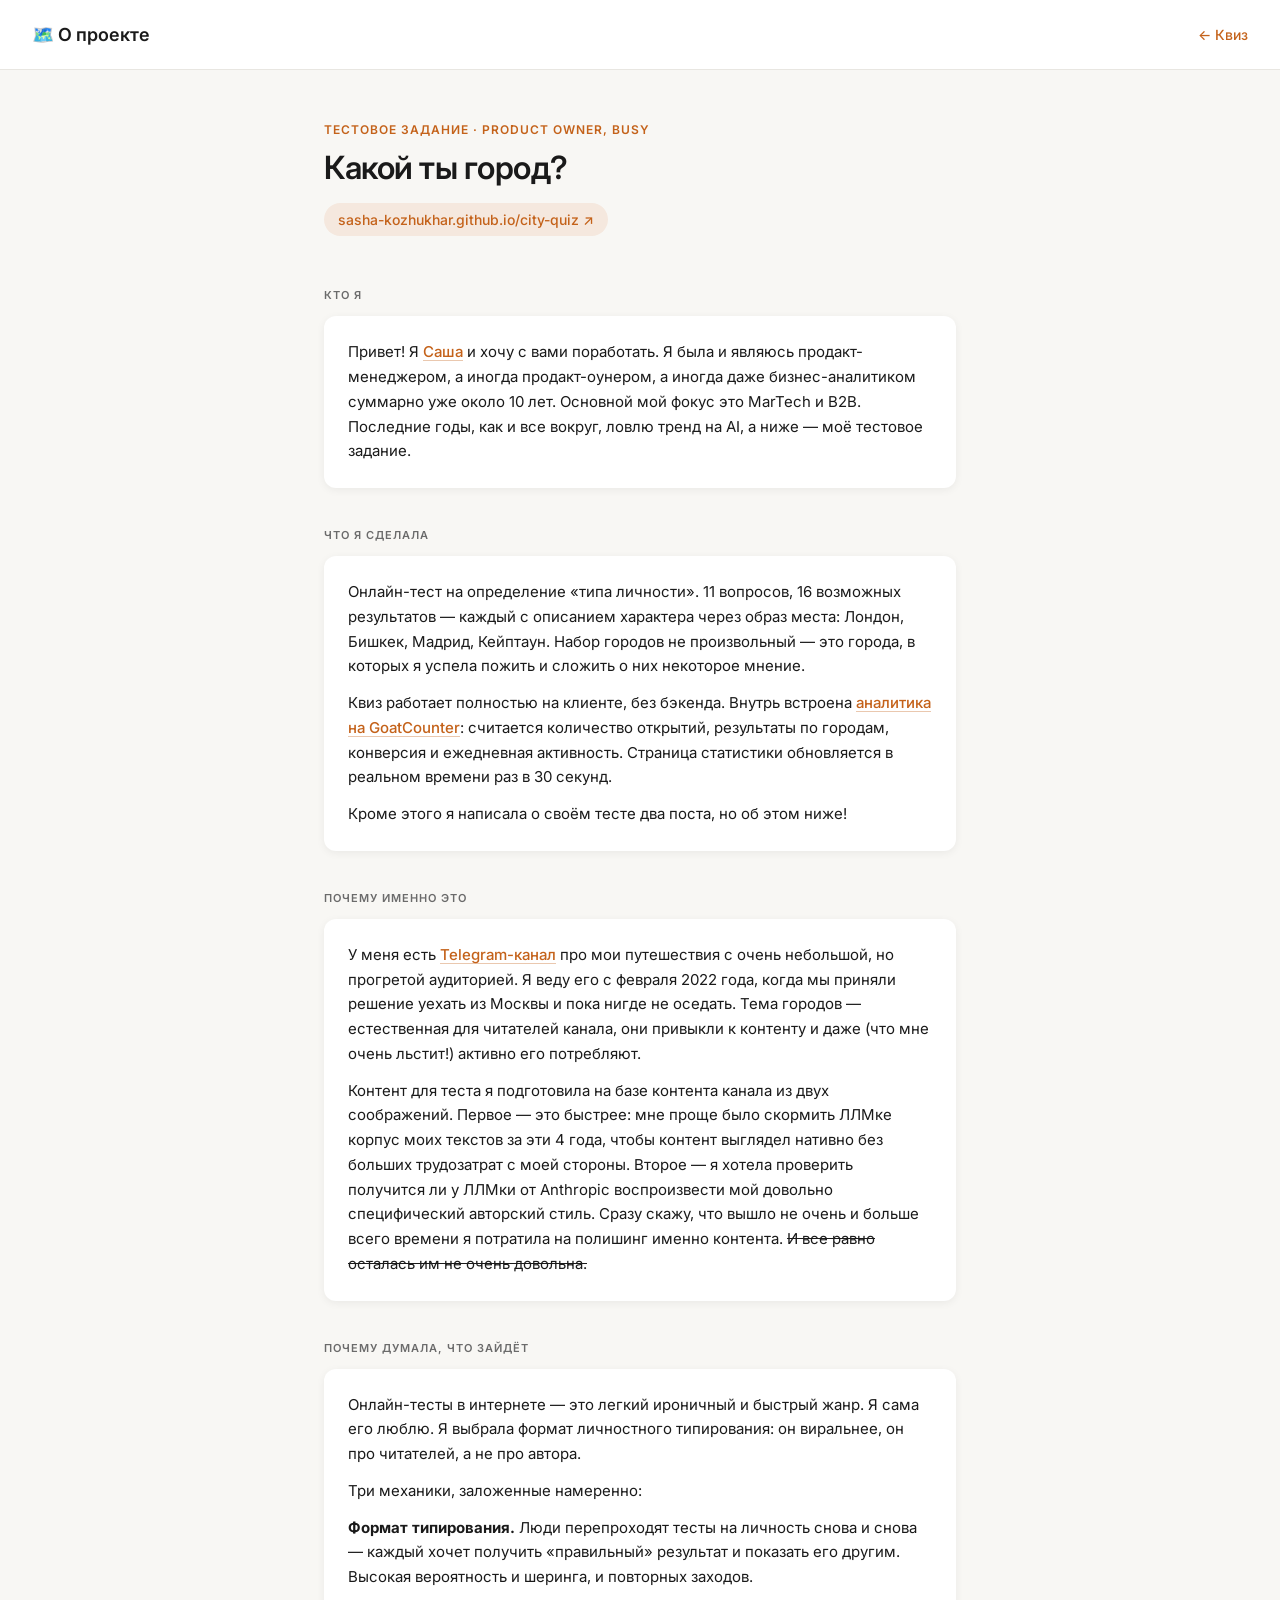
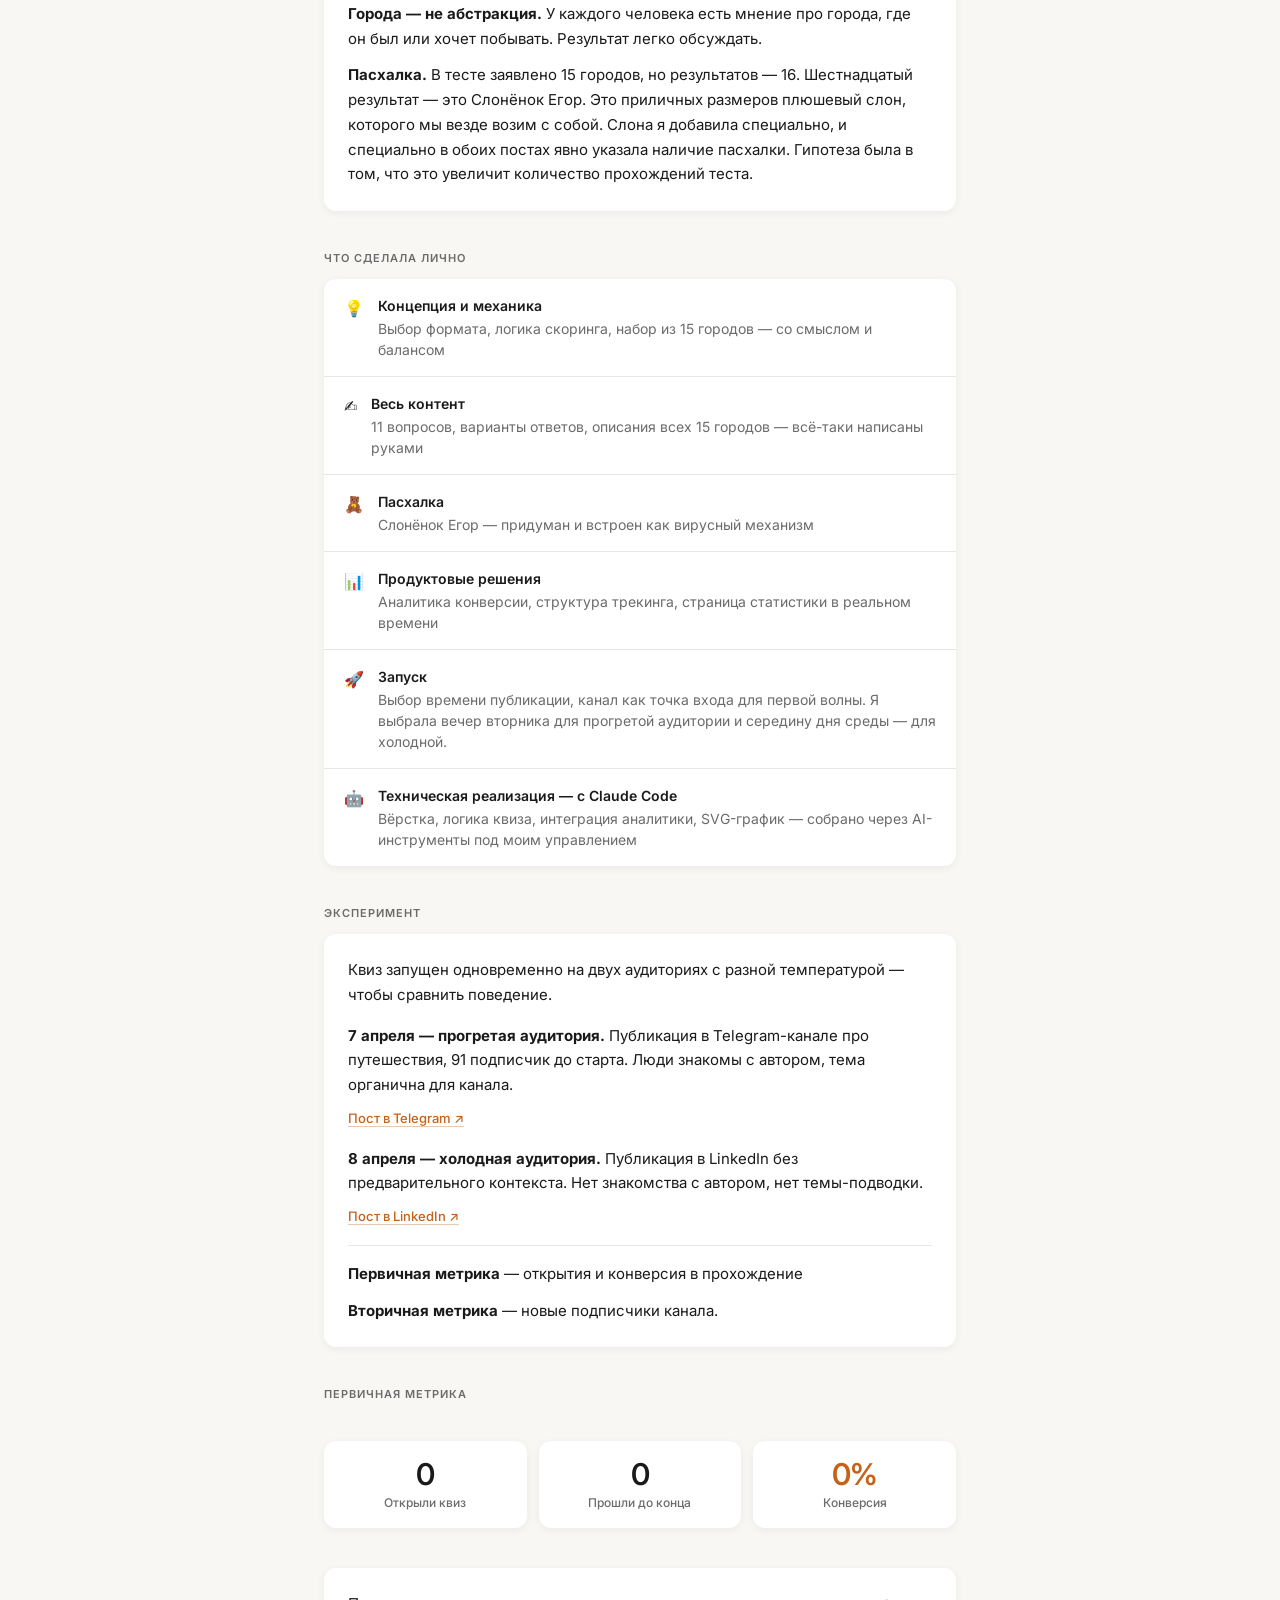
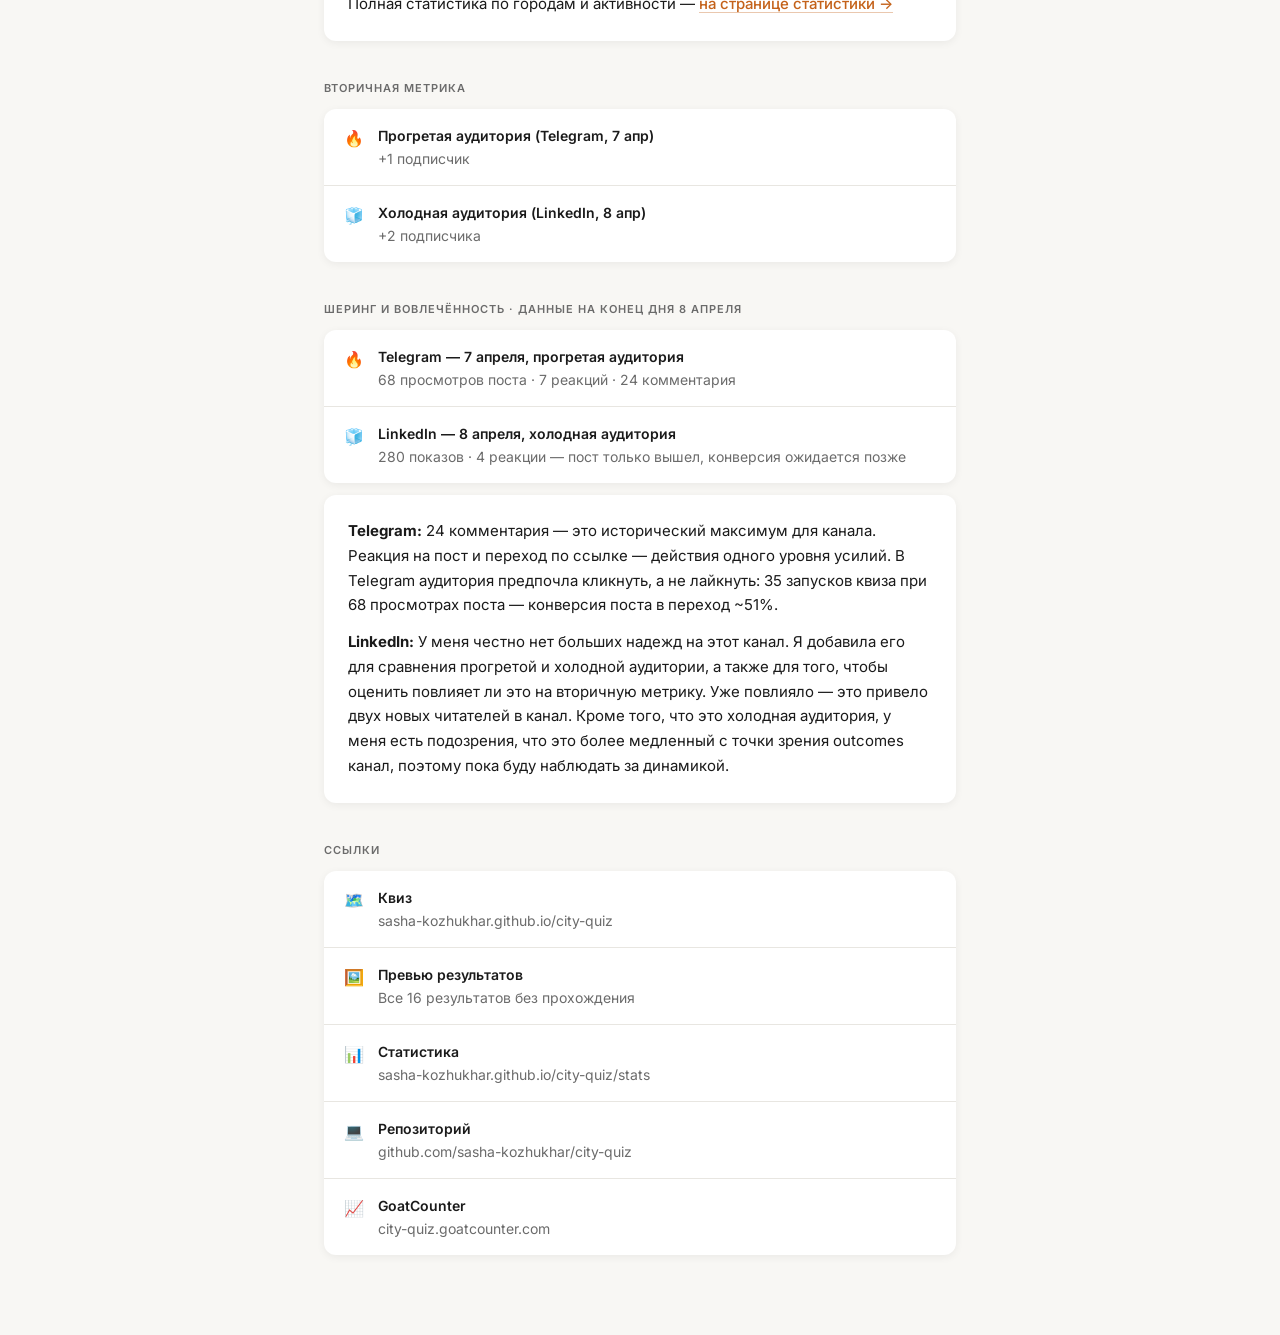
<file: about.html>
<!DOCTYPE html>
<html lang="ru">
<head>
  <meta charset="UTF-8">
  <meta name="viewport" content="width=device-width, initial-scale=1.0">
  <title>О проекте — Какой ты город?</title>
  <link rel="preconnect" href="https://fonts.googleapis.com">
  <link rel="preconnect" href="https://fonts.gstatic.com" crossorigin>
  <link href="https://fonts.googleapis.com/css2?family=Inter:wght@400;500;600&display=swap" rel="stylesheet">
  <style>
    *, *::before, *::after { box-sizing: border-box; margin: 0; padding: 0; }

    :root {
      --bg: #f8f7f4;
      --card: #fff;
      --accent: #c4621a;
      --accent-light: #f5e8de;
      --border: #e8e6e1;
      --text: #1a1a1a;
      --muted: #6b6b6b;
      --radius: 12px;
    }

    body {
      font-family: 'Inter', system-ui, sans-serif;
      background: var(--bg);
      color: var(--text);
      min-height: 100vh;
      padding: 0 0 80px;
    }

    header {
      padding: 24px 32px;
      display: flex;
      align-items: center;
      justify-content: space-between;
      border-bottom: 1px solid var(--border);
      background: var(--card);
      position: sticky;
      top: 0;
      z-index: 10;
    }

    header h1 { font-size: 18px; font-weight: 600; }

    header a {
      font-size: 14px;
      color: var(--accent);
      text-decoration: none;
      font-weight: 500;
    }
    header a:hover { text-decoration: underline; }

    main {
      max-width: 680px;
      margin: 0 auto;
      padding: 52px 24px 0;
    }

    .hero {
      margin-bottom: 52px;
    }

    .hero-label {
      font-size: 12px;
      font-weight: 600;
      text-transform: uppercase;
      letter-spacing: 1px;
      color: var(--accent);
      margin-bottom: 12px;
    }

    .hero h2 {
      font-size: 32px;
      font-weight: 600;
      line-height: 1.2;
      letter-spacing: -0.5px;
      margin-bottom: 16px;
    }

    .hero-link {
      display: inline-flex;
      align-items: center;
      gap: 6px;
      font-size: 14px;
      color: var(--accent);
      text-decoration: none;
      font-weight: 500;
      background: var(--accent-light);
      padding: 8px 14px;
      border-radius: 20px;
      transition: opacity 0.15s;
    }
    .hero-link:hover { opacity: 0.8; }

    .section {
      margin-bottom: 40px;
    }

    .section-label {
      font-size: 11px;
      font-weight: 600;
      text-transform: uppercase;
      letter-spacing: 1px;
      color: var(--muted);
      margin-bottom: 14px;
    }

    .card {
      background: var(--card);
      border-radius: var(--radius);
      padding: 24px;
      box-shadow: 0 2px 8px rgba(0,0,0,0.06);
    }

    .card p {
      font-size: 15px;
      line-height: 1.65;
      color: var(--text);
    }

    .card p + p {
      margin-top: 12px;
    }

    .stats-row {
      display: grid;
      grid-template-columns: repeat(3, 1fr);
      gap: 12px;
      margin-bottom: 40px;
    }

    .stat-card {
      background: var(--card);
      border-radius: var(--radius);
      padding: 18px 16px;
      box-shadow: 0 2px 8px rgba(0,0,0,0.06);
      text-align: center;
    }

    .stat-value {
      font-size: 30px;
      font-weight: 600;
      letter-spacing: -1px;
      line-height: 1;
      margin-bottom: 6px;
    }

    .stat-value.accent { color: var(--accent); }

    .stat-label {
      font-size: 12px;
      color: var(--muted);
      font-weight: 500;
    }

    .done-list {
      background: var(--card);
      border-radius: var(--radius);
      box-shadow: 0 2px 8px rgba(0,0,0,0.06);
      overflow: hidden;
    }

    .done-item {
      display: flex;
      align-items: flex-start;
      gap: 14px;
      padding: 16px 20px;
      border-bottom: 1px solid var(--border);
      font-size: 14px;
      line-height: 1.5;
    }

    .done-item:last-child { border-bottom: none; }

    .done-icon {
      font-size: 16px;
      flex-shrink: 0;
      margin-top: 1px;
    }

    .done-text strong {
      display: block;
      font-weight: 600;
      margin-bottom: 2px;
    }

    .done-text span {
      color: var(--muted);
    }

    .tag {
      display: inline-block;
      font-size: 12px;
      font-weight: 500;
      padding: 3px 10px;
      border-radius: 12px;
      background: var(--accent-light);
      color: var(--accent);
      margin-top: 6px;
    }

    /* ── Links ── */

    /* Inline text links inside cards */
    .card a {
      color: var(--accent);
      font-weight: 500;
      text-decoration: underline;
      text-decoration-thickness: 1px;
      text-underline-offset: 3px;
      text-decoration-color: rgba(196, 98, 26, 0.35);
      transition: text-decoration-color 0.15s;
    }
    .card a:hover {
      text-decoration-color: var(--accent);
    }

    /* Title links in the links list */
    .done-text strong a {
      color: var(--text);
      text-decoration: none;
      transition: color 0.15s;
    }
    .done-text strong a:hover {
      color: var(--accent);
    }

    @media (max-width: 600px) {
      header { padding: 16px; }
      main { padding: 32px 16px 0; }
      .hero h2 { font-size: 24px; }
      .stats-row { grid-template-columns: 1fr 1fr; }
      .stats-row .stat-card:last-child { grid-column: span 2; }
    }
  </style>
</head>
<body>

<header>
  <h1>🗺️ О проекте</h1>
  <a href="index.html">← Квиз</a>
</header>

<main>

  <div class="hero">
    <div class="hero-label">Тестовое задание · Product Owner, BUSY</div>
    <h2>Какой ты город?</h2>
    <a class="hero-link" href="index.html" target="_blank">
      sasha-kozhukhar.github.io/city-quiz ↗
    </a>
  </div>

  <!-- 0. Кто я -->
  <div class="section">
    <div class="section-label">Кто я</div>
    <div class="card">
      <p>Привет! Я <a href="https://www.linkedin.com/in/alexandra-kozhukhar/">Саша</a> и хочу с вами поработать. Я была и являюсь продакт-менеджером, а иногда продакт-оунером, а иногда даже бизнес-аналитиком суммарно уже около 10 лет. Основной мой фокус это MarTech и B2B. Последние годы, как и все вокруг, ловлю тренд на AI, а ниже — моё тестовое задание.</p>
    </div>
  </div>

  <!-- 1. Что я сделала -->
  <div class="section">
    <div class="section-label">Что я сделала</div>
    <div class="card">
      <p>Онлайн-тест на определение «типа личности». 11 вопросов, 16 возможных результатов — каждый с описанием характера через образ места: Лондон, Бишкек, Мадрид, Кейптаун. Набор городов не произвольный — это города, в которых я успела пожить и сложить о них некоторое мнение.</p>
      <p>Квиз работает полностью на клиенте, без бэкенда. Внутрь встроена <a href="https://city-quiz.goatcounter.com/">аналитика на GoatCounter</a>: считается количество открытий, результаты по городам, конверсия и ежедневная активность. Страница статистики обновляется в реальном времени раз в 30 секунд.</p>
      <p>Кроме этого я написала о своём тесте два поста, но об этом ниже!</p>
    </div>
  </div>

  <!-- 2. Почему это -->
  <div class="section">
    <div class="section-label">Почему именно это</div>
    <div class="card">
      <p>У меня есть <a href="https://t.me/gdeetomy">Telegram-канал</a> про мои путешествия с очень небольшой, но прогретой аудиторией. Я веду его с февраля 2022 года, когда мы приняли решение уехать из Москвы и пока нигде не оседать. Тема городов — естественная для читателей канала, они привыкли к контенту и даже (что мне очень льстит!) активно его потребляют.</p><p>Контент для теста я подготовила на базе контента канала из двух соображений. Первое — это быстрее: мне проще было скормить ЛЛМке корпус моих текстов за эти 4 года, чтобы контент выглядел нативно без больших трудозатрат с моей стороны. Второе — я хотела проверить получится ли у ЛЛМки от Anthropic воспроизвести мой довольно специфический авторский стиль. Сразу скажу, что вышло не очень и больше всего времени я потратила на полишинг именно контента. <s>И все равно осталась им не очень довольна.</s></p>


     
    </div>
  </div>

  <!-- 3. Почему думала, что зайдёт -->
  <div class="section">
    <div class="section-label">Почему думала, что зайдёт</div>
    <div class="card">
 <p>Онлайн-тесты в интернете — это легкий ироничный и быстрый жанр. Я сама его люблю. Я выбрала формат личностного типирования: он виральнее, он про читателей, а не про автора.</p>
      <p>Три механики, заложенные намеренно:</p>
      <p><strong>Формат типирования.</strong> Люди перепроходят тесты на личность снова и снова — каждый хочет получить «правильный» результат и показать его другим. Высокая вероятность и шеринга, и повторных заходов.</p>
      <p><strong>Города — не абстракция.</strong> У каждого человека есть мнение про города, где он был или хочет побывать. Результат легко обсуждать.</p>
      <p><strong>Пасхалка.</strong> В тесте заявлено 15 городов, но результатов — 16. Шестнадцатый результат — это Слонёнок Егор. Это приличных размеров плюшевый слон, которого мы везде возим с собой. Слона я добавила специально, и специально в обоих постах явно указала наличие пасхалки. Гипотеза была в том, что это увеличит количество прохождений теста.</p>
    </div>
  </div>

  <!-- 4. Что сделала лично -->
  <div class="section">
    <div class="section-label">Что сделала лично</div>
    <div class="done-list">
      <div class="done-item">
        <div class="done-icon">💡</div>
        <div class="done-text">
          <strong>Концепция и механика</strong>
          <span>Выбор формата, логика скоринга, набор из 15 городов — со смыслом и балансом</span>
        </div>
      </div>
      <div class="done-item">
        <div class="done-icon">✍️</div>
        <div class="done-text">
          <strong>Весь контент</strong>
          <span>11 вопросов, варианты ответов, описания всех 15 городов — всё-таки написаны руками</span>
        </div>
      </div>
      <div class="done-item">
        <div class="done-icon">🧸</div>
        <div class="done-text">
          <strong>Пасхалка</strong>
          <span>Слонёнок Егор — придуман и встроен как вирусный механизм</span>
        </div>
      </div>
      <div class="done-item">
        <div class="done-icon">📊</div>
        <div class="done-text">
          <strong>Продуктовые решения</strong>
          <span>Аналитика конверсии, структура трекинга, страница статистики в реальном времени</span>
        </div>
      </div>
      <div class="done-item">
        <div class="done-icon">🚀</div>
        <div class="done-text">
          <strong>Запуск</strong>
          <span>Выбор времени публикации, канал как точка входа для первой волны. Я выбрала вечер вторника для прогретой аудитории и середину дня среды — для холодной.</span>
        </div>
      </div>
      <div class="done-item">
        <div class="done-icon">🤖</div>
        <div class="done-text">
          <strong>Техническая реализация — с Claude Code</strong>
          <span>Вёрстка, логика квиза, интеграция аналитики, SVG-график — собрано через AI-инструменты под моим управлением</span>

        </div>
      </div>
    </div>
  </div>

  <!-- 5. Эксперимент -->
  <div class="section">
    <div class="section-label">Эксперимент</div>
    <div class="card">
      <p>Квиз запущен одновременно на двух аудиториях с разной температурой — чтобы сравнить поведение.</p>
      <p style="margin-top:16px"><strong>7 апреля — прогретая аудитория.</strong> Публикация в Telegram-канале про путешествия, 91 подписчик до старта. Люди знакомы с автором, тема органична для канала.</p>
      <p style="margin-top:8px">
        <a href="https://t.me/gdeetomy/4854" target="_blank" style="font-size:13px">Пост в Telegram ↗</a>
      </p>
      <p style="margin-top:16px"><strong>8 апреля — холодная аудитория.</strong> Публикация в LinkedIn без предварительного контекста. Нет знакомства с автором, нет темы-подводки.</p>
      <p style="margin-top:8px">
        <a href="https://www.linkedin.com/posts/alexandra-kozhukhar_%D0%B3%D0%B4%D0%B5-%D1%8D%D1%82%D0%BE-%D0%BC%D1%8B-%D1%8E%D0%B0%D1%80-activity-7447603938905788416-Wsxs" target="_blank" style="font-size:13px">Пост в LinkedIn ↗</a>
      </p>
      <p style="margin-top:16px;padding-top:16px;border-top:1px solid var(--border)"><strong>Первичная метрика</strong> — открытия и конверсия в прохождение</p><p><strong>Вторичная метрика</strong> — новые подписчики канала.</p>
    </div>
  </div>

  <!-- 6. Аналитика -->
  <div class="section">
    <div class="section-label">Первичная метрика</div>
  </div>

  <div class="stats-row">
    <div class="stat-card">
      <div class="stat-value" id="val-opened">—</div>
      <div class="stat-label">Открыли квиз</div>
    </div>
    <div class="stat-card">
      <div class="stat-value" id="val-completions">—</div>
      <div class="stat-label">Прошли до конца</div>
    </div>
    <div class="stat-card">
      <div class="stat-value accent" id="val-rate">—</div>
      <div class="stat-label">Конверсия</div>
    </div>
  </div>

  <div class="section">
    <div class="card">
      <p id="conversion-text">Полная статистика по городам и активности — <a href="stats.html">на странице статистики →</a></p>
    </div>
  </div>

  <!-- 7. Вторичная метрика -->
  <div class="section">
    <div class="section-label">Вторичная метрика</div>
    <div class="done-list">
      <div class="done-item">
        <div class="done-icon">🔥</div>
        <div class="done-text">
          <strong>Прогретая аудитория (Telegram, 7 апр)</strong>
          <span>+1 подписчик</span>
        </div>
      </div>
      <div class="done-item">
        <div class="done-icon">🧊</div>
        <div class="done-text">
          <strong>Холодная аудитория (LinkedIn, 8 апр)</strong>
          <span>+2 подписчика</span>
        </div>
      </div>
    </div>
  </div>

  <!-- 8. Шеринг -->
  <div class="section">
    <div class="section-label">Шеринг и вовлечённость · данные на конец дня 8 апреля</div>
    <div class="done-list">
      <div class="done-item">
        <div class="done-icon">🔥</div>
        <div class="done-text">
          <strong>Telegram — 7 апреля, прогретая аудитория</strong>
          <span>68 просмотров поста · 7 реакций · 24 комментария </span>
        </div>
      </div>
      <div class="done-item">
        <div class="done-icon">🧊</div>
        <div class="done-text">
          <strong>LinkedIn — 8 апреля, холодная аудитория</strong>
          <span>280 показов · 4 реакции — пост только вышел, конверсия ожидается позже</span>
        </div>
      </div>
    </div>
    <div class="card" style="margin-top:12px">
<p><strong>Telegram:</strong> 24 комментария — это исторический максимум для канала. Реакция на пост и переход по ссылке — действия одного уровня усилий. В Telegram аудитория предпочла кликнуть, а не лайкнуть: 35 запусков квиза при 68 просмотрах поста — конверсия поста в переход ~51%.</p>

      <p><strong>LinkedIn:</strong> У меня честно нет больших надежд на этот канал. Я добавила его для сравнения прогретой и холодной аудитории, а также для того, чтобы оценить повлияет ли это на вторичную метрику. Уже повлияло — это привело двух новых читателей в канал. Кроме того, что это холодная аудитория, у меня есть подозрения, что это более медленный с точки зрения outcomes канал, поэтому пока буду наблюдать за динамикой.</p>
    </div>
  </div>

  <!-- 9. Ссылки -->
  <div class="section" style="margin-bottom:0">
    <div class="section-label">Ссылки</div>
    <div class="done-list">
      <div class="done-item">
        <div class="done-icon">🗺️</div>
        <div class="done-text">
          <strong><a href="https://sasha-kozhukhar.github.io/city-quiz/" target="_blank">Квиз</a></strong>
          <span>sasha-kozhukhar.github.io/city-quiz</span>
        </div>
      </div>
      <div class="done-item">
        <div class="done-icon">🖼️</div>
        <div class="done-text">
          <strong><a href="https://sasha-kozhukhar.github.io/city-quiz/preview.html" target="_blank">Превью результатов</a></strong>
          <span>Все 16 результатов без прохождения</span>
        </div>
      </div>
      <div class="done-item">
        <div class="done-icon">📊</div>
        <div class="done-text">
          <strong><a href="https://sasha-kozhukhar.github.io/city-quiz/stats.html" target="_blank">Статистика</a></strong>
          <span>sasha-kozhukhar.github.io/city-quiz/stats</span>
        </div>
      </div>
      <div class="done-item">
        <div class="done-icon">💻</div>
        <div class="done-text">
          <strong><a href="https://github.com/sasha-kozhukhar/city-quiz" target="_blank">Репозиторий</a></strong>
          <span>github.com/sasha-kozhukhar/city-quiz</span>
        </div>
      </div>
      <div class="done-item">
        <div class="done-icon">📈</div>
        <div class="done-text">
          <strong><a href="https://city-quiz.goatcounter.com/" target="_blank">GoatCounter</a></strong>
          <span>city-quiz.goatcounter.com</span>
        </div>
      </div>
    </div>
  </div>

</main>

<script>
const GC = 'https://city-quiz.goatcounter.com';

const CITY_KEYS = ['ВЕЛ','СТА','ТБЛ','БАТ','ЕРВ','МСК','БДВ','БЛГ','БШК','МДР','АГД','БРЛ','ЛДН','КПТ','ВНА','ЕГР'];

async function fetchCounter(path) {
  const encoded = path.startsWith('/')
    ? encodeURIComponent(path)
    : path.split('/').map(encodeURIComponent).join('/');
  try {
    const res = await fetch(`${GC}/counter/${encoded}.json`);
    if (!res.ok) return 0;
    const data = await res.json();
    return parseInt(data.count, 10) || 0;
  } catch { return 0; }
}

async function loadStats() {
  const paths = ['/city-quiz', 'quiz_start', ...CITY_KEYS.map(k => `result/${k}`)];
  const counts = await Promise.all(paths.map(fetchCounter));

  const opened      = counts[0] + counts[1]; // page views + start-click events
  const completions = counts.slice(2).reduce((a, b) => a + b, 0);
  const base        = Math.max(opened, completions, 1);
  const rate        = Math.round((completions / base) * 100);

  document.getElementById('val-opened').textContent      = opened;
  document.getElementById('val-completions').textContent = completions;
  document.getElementById('val-rate').textContent        = rate + '%';

  if (completions > 0) {
    document.getElementById('conversion-text').innerHTML =
      `${rate}% конверсия открытие → завершение: больше половины открывших не бросали квиз на полпути. Формат работает — люди хотят узнать результат.` +
      ` <a href="stats.html" style="color:var(--accent);text-decoration:none;font-weight:500">Полная статистика →</a>` +
      `<br><span style="font-size:0.85em;opacity:0.55;margin-top:6px;display:inline-block">GoatCounter нестабильно фиксирует JS-события нажатия на кнопку, поэтому «открыли» считается как сумма просмотров страницы и зафиксированных нажатий. Из-за этого метрика немного занижена, но не критично.</span>`;
  }
}

loadStats();
</script>

</body>
</html>
</file>
